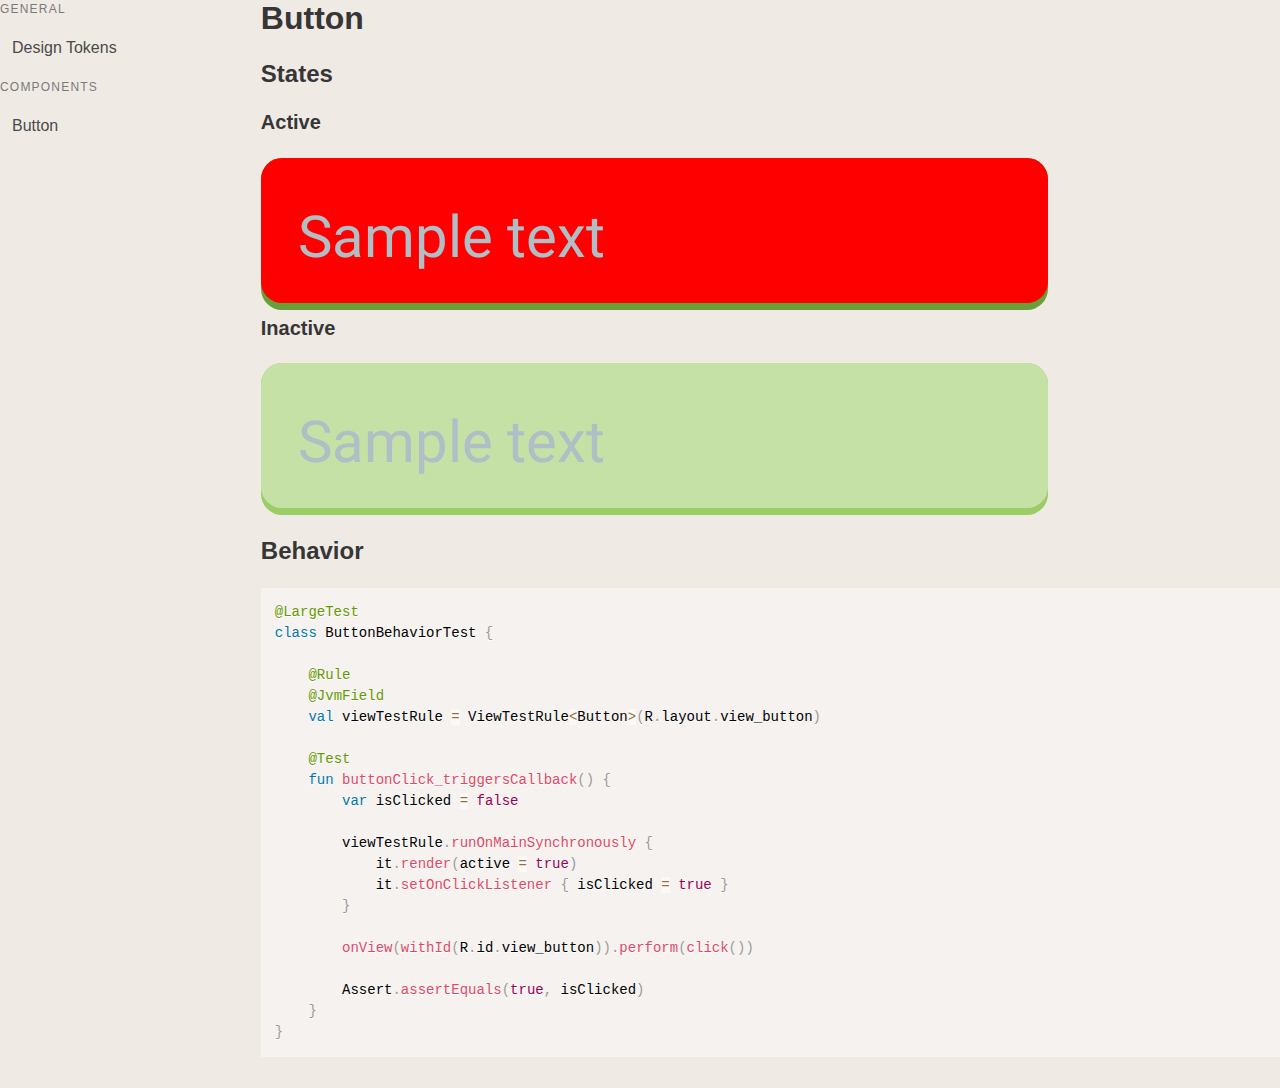
<file: index.html>
<!doctype html>
<html lang="en" dir="ltr">
<head>
<title>Design System</title>
<meta charset="utf-8">

<meta charset="utf-8"><meta name="viewport" content="width=device-width, initial-scale=1">
<link rel="stylesheet" href="style.css">
<link rel="stylesheet" href="prism.css">


</head>
<body>
<div class="columns is-mobile"><div class="column"><aside class="menu"><p class="menu-label">General</p><ul class="menu-list"><li><a href="../styleguide/app.html">Design Tokens</a></li></ul><p class="menu-label">Components</p><ul class="menu-list"><li><a>Button</a></li></ul></aside></div><div class="column is-four-fifths"><div class="component"><h2 class="title is-3">Button</h2><h3 class="title is-4">States</h3><div class="component-state">
                  <h3 class="title is-5">Active</h3>
                  <img src="screenshots/Button:Active.png"/>
                  </div><div class="component-state">
                  <h3 class="title is-5">Inactive</h3>
                  <img src="screenshots/Button:Inactive.png"/>
                  </div></div><h3 class="title is-4 spacing">Behavior</h3><div class="component-code"><pre><code class="language-kotlin">@LargeTest
class ButtonBehaviorTest {

    @Rule
    @JvmField
    val viewTestRule = ViewTestRule&lt;Button&gt;(R.layout.view_button)

    @Test
    fun buttonClick_triggersCallback() {
        var isClicked = false

        viewTestRule.runOnMainSynchronously {
            it.render(active = true)
            it.setOnClickListener { isClicked = true }
        }

        onView(withId(R.id.view_button)).perform(click())

        Assert.assertEquals(true, isClicked)
    }
}
</code></pre></div></div></div>
<script src="prism.js"></script>

</body>
</html>
</file>
<file: prism.css>
/* PrismJS 1.14.0
http://prismjs.com/download.html#themes=prism&languages=clike+kotlin */
/**
 * prism.js default theme for JavaScript, CSS and HTML
 * Based on dabblet (http://dabblet.com)
 * @author Lea Verou
 */

code[class*="language-"],
pre[class*="language-"] {
	color: black;
	background: none;
	text-shadow: 0 1px white;
	font-family: Consolas, Monaco, 'Andale Mono', 'Ubuntu Mono', monospace;
	text-align: left;
	white-space: pre;
	word-spacing: normal;
	word-break: normal;
	word-wrap: normal;
	line-height: 1.5;

	-moz-tab-size: 4;
	-o-tab-size: 4;
	tab-size: 4;

	-webkit-hyphens: none;
	-moz-hyphens: none;
	-ms-hyphens: none;
	hyphens: none;
}

pre[class*="language-"]::-moz-selection, pre[class*="language-"] ::-moz-selection,
code[class*="language-"]::-moz-selection, code[class*="language-"] ::-moz-selection {
	text-shadow: none;
	background: #b3d4fc;
}

pre[class*="language-"]::selection, pre[class*="language-"] ::selection,
code[class*="language-"]::selection, code[class*="language-"] ::selection {
	text-shadow: none;
	background: #b3d4fc;
}

@media print {
	code[class*="language-"],
	pre[class*="language-"] {
		text-shadow: none;
	}
}

/* Code blocks */
pre[class*="language-"] {
	padding: 1em;
	margin: .5em 0;
	overflow: auto;
}

:not(pre) > code[class*="language-"],
pre[class*="language-"] {
	background: #f5f2f0;
}

/* Inline code */
:not(pre) > code[class*="language-"] {
	padding: .1em;
	border-radius: .3em;
	white-space: normal;
}

.token.comment,
.token.prolog,
.token.doctype,
.token.cdata {
	color: slategray;
}

.token.punctuation {
	color: #999;
}

.namespace {
	opacity: .7;
}

.token.property,
.token.tag,
.token.boolean,
.token.number,
.token.constant,
.token.symbol,
.token.deleted {
	color: #905;
}

.token.selector,
.token.attr-name,
.token.string,
.token.char,
.token.builtin,
.token.inserted {
	color: #690;
}

.token.operator,
.token.entity,
.token.url,
.language-css .token.string,
.style .token.string {
	color: #9a6e3a;
	background: hsla(0, 0%, 100%, .5);
}

.token.atrule,
.token.attr-value,
.token.keyword {
	color: #07a;
}

.token.function,
.token.class-name {
	color: #DD4A68;
}

.token.regex,
.token.important,
.token.variable {
	color: #e90;
}

.token.important,
.token.bold {
	font-weight: bold;
}
.token.italic {
	font-style: italic;
}

.token.entity {
	cursor: help;
}
</file>
